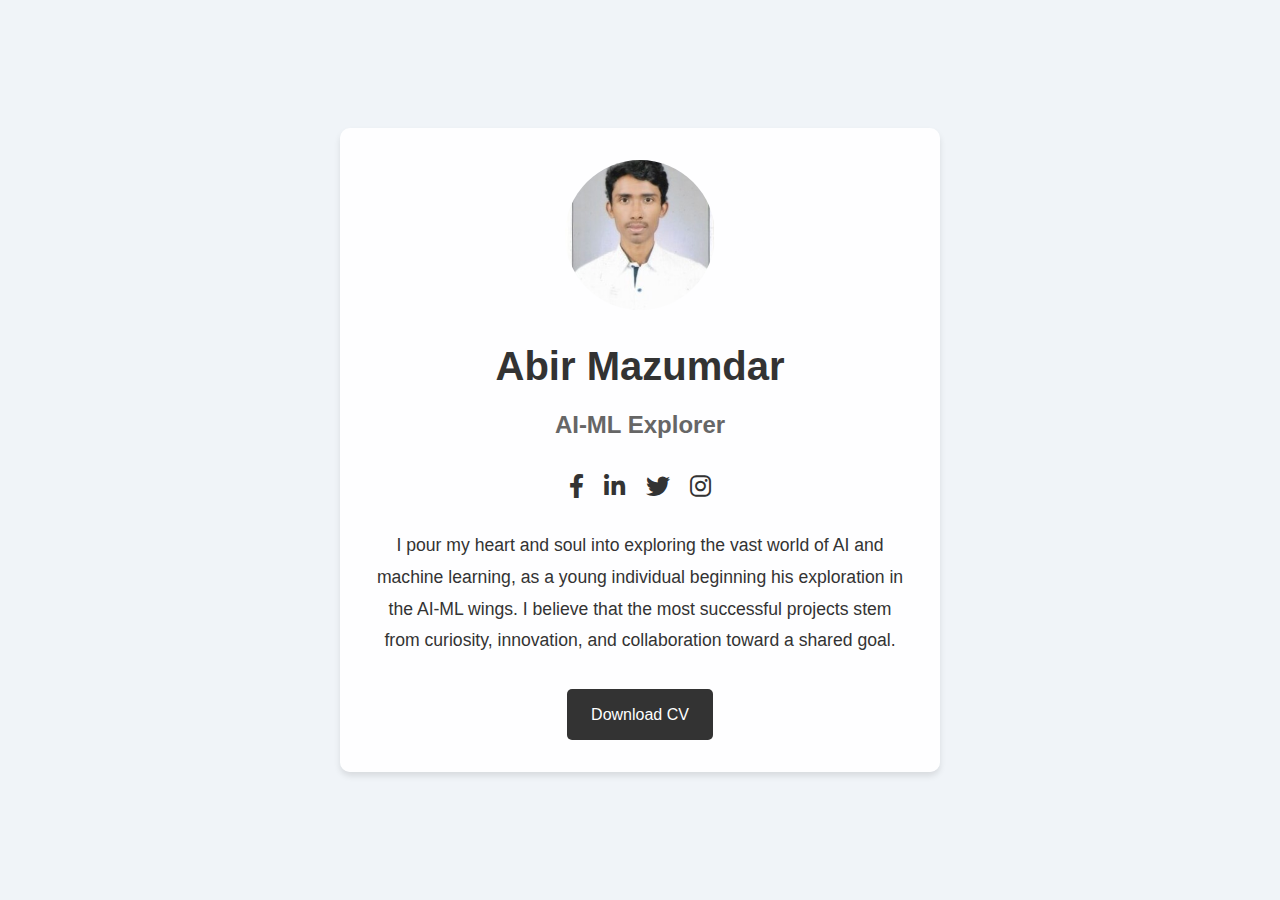
<file: Sample_Portfolio/index.html>
<!DOCTYPE html>
<html lang="en">
<head>
    <meta charset="UTF-8">
    <meta name="viewport" content="width=device-width, initial-scale=1.0">
    <title>Abir Mazumdar - AI-ML Explorer</title>
    <link rel="stylesheet" href="styles.css">
    <link rel="stylesheet" href="https://cdnjs.cloudflare.com/ajax/libs/font-awesome/6.0.0-beta3/css/all.min.css">
</head>
<body>
    <div class="container">
        <div class="profile">
            <img src="PHOTO2.jpg" alt="Abir Mazumdar" class="profile-pic">
            <h1>Abir Mazumdar</h1>
            <h2>AI-ML Explorer</h2>
            <div class="social-links">
                <a href="#" aria-label="Facebook"><i class="fab fa-facebook-f"></i></a>
                <a href="#" aria-label="LinkedIn"><i class="fab fa-linkedin-in"></i></a>
                <a href="#" aria-label="Twitter"><i class="fab fa-twitter"></i></a>
                <a href="#" aria-label="Instagram"><i class="fab fa-instagram"></i></a>
            </div>
            <p class="bio">
                I pour my heart and soul into exploring the vast world of AI and machine learning, 
                as a young individual beginning his exploration in the AI-ML wings. I believe that 
                the most successful projects stem from curiosity, innovation, and collaboration 
                toward a shared goal.
            </p>
            <a href="#" class="cv-button" aria-label="Download CV">Download CV</a>
        </div>
    </div>
    <script src="script.js"></script>
</body>
</html>
</file>
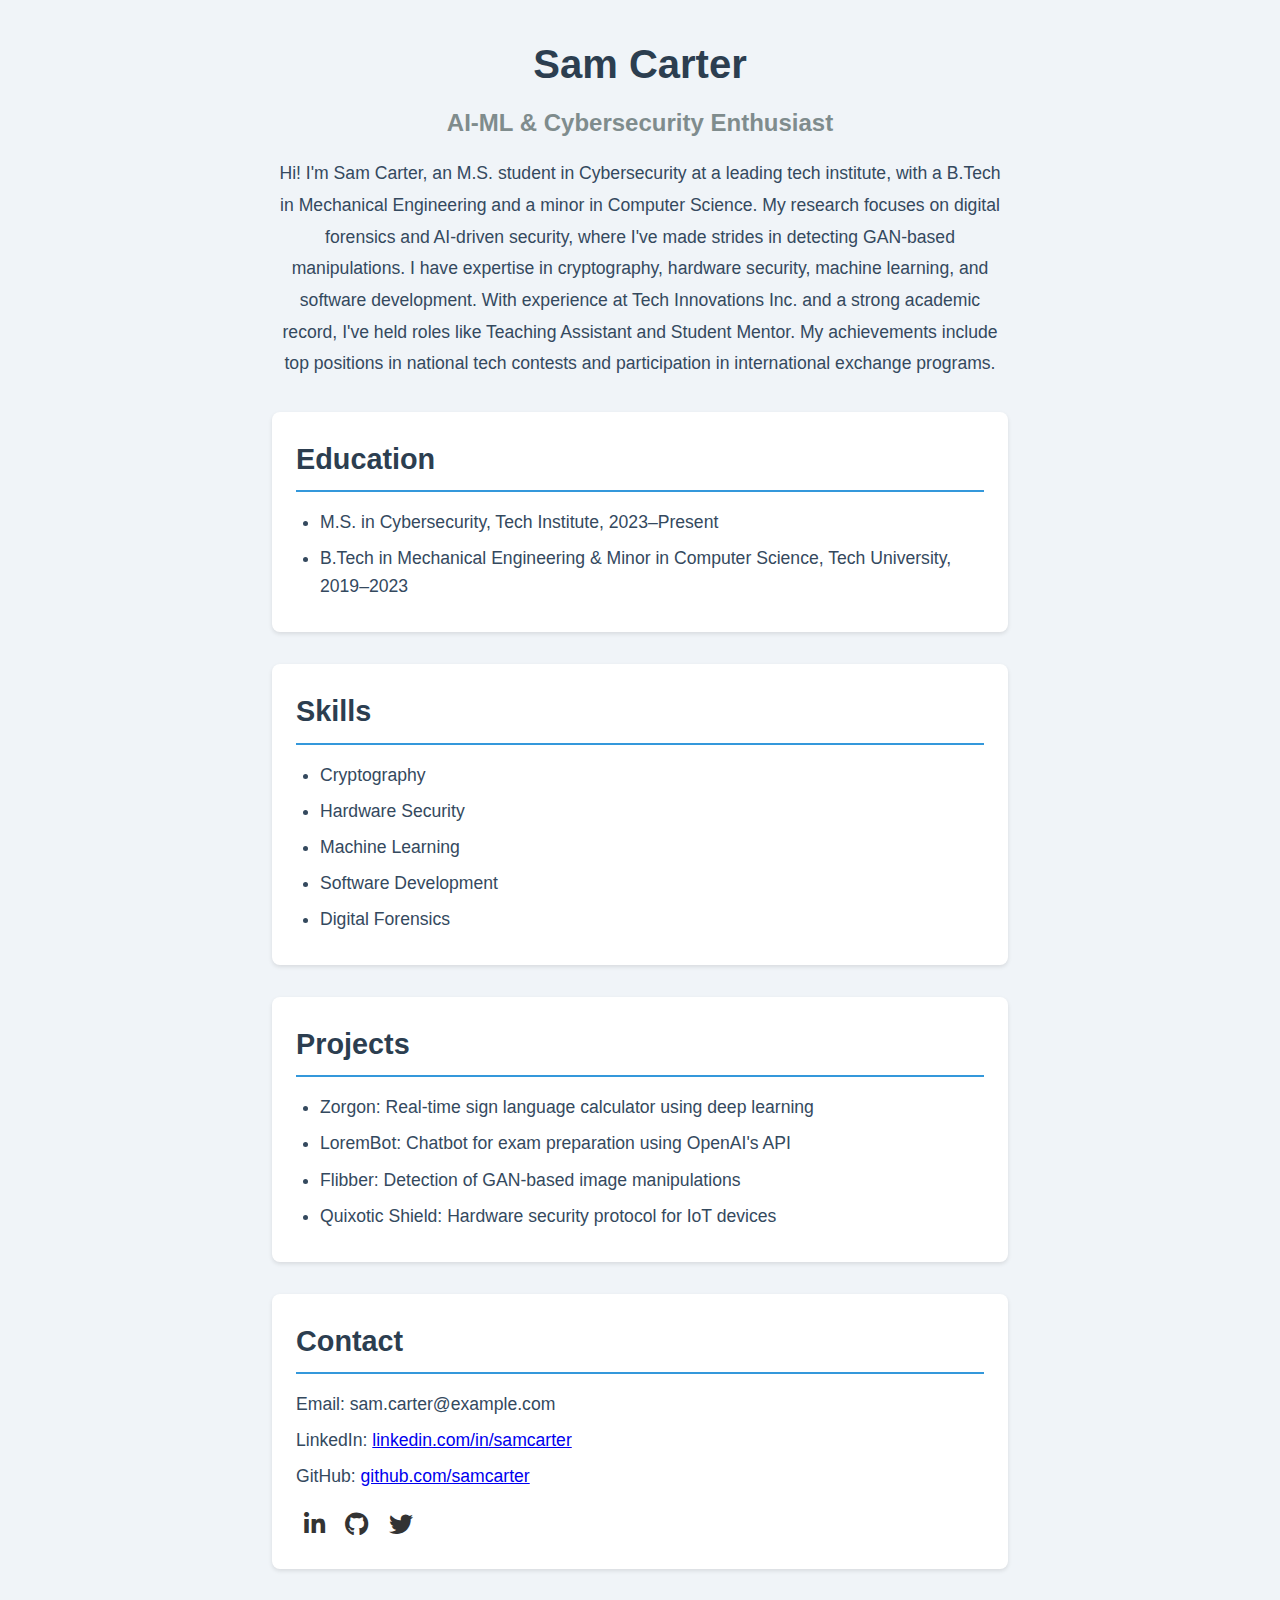
<file: Section-Wise-Slab Template/index.html>
<!DOCTYPE html>
<html lang="en">
<head>
    <meta charset="UTF-8">
    <meta name="viewport" content="width=device-width, initial-scale=1.0">
    <title>Sam Carter - AI-ML & Cybersecurity Portfolio</title>
    <link rel="stylesheet" href="styles.css">
    <link rel="stylesheet" href="https://cdnjs.cloudflare.com/ajax/libs/font-awesome/6.0.0-beta3/css/all.min.css">
</head>
<body>
    <div class="container">
        <header>
            <h1>Sam Carter</h1>
            <h2>AI-ML & Cybersecurity Enthusiast</h2>
            <p class="bio">
                Hi! I'm Sam Carter, an M.S. student in Cybersecurity at a leading tech institute, with a B.Tech in Mechanical Engineering and a minor in Computer Science. My research focuses on digital forensics and AI-driven security, where I've made strides in detecting GAN-based manipulations. I have expertise in cryptography, hardware security, machine learning, and software development. With experience at Tech Innovations Inc. and a strong academic record, I've held roles like Teaching Assistant and Student Mentor. My achievements include top positions in national tech contests and participation in international exchange programs.
            </p>
        </header>

        <section class="education">
            <h3>Education</h3>
            <ul>
                <li>M.S. in Cybersecurity, Tech Institute, 2023–Present</li>
                <li>B.Tech in Mechanical Engineering & Minor in Computer Science, Tech University, 2019–2023</li>
            </ul>
        </section>

        <section class="skills">
            <h3>Skills</h3>
            <ul>
                <li>Cryptography</li>
                <li>Hardware Security</li>
                <li>Machine Learning</li>
                <li>Software Development</li>
                <li>Digital Forensics</li>
            </ul>
        </section>

        <section class="projects">
            <h3>Projects</h3>
            <ul>
                <li>Zorgon: Real-time sign language calculator using deep learning</li>
                <li>LoremBot: Chatbot for exam preparation using OpenAI's API</li>
                <li>Flibber: Detection of GAN-based image manipulations</li>
                <li>Quixotic Shield: Hardware security protocol for IoT devices</li>
            </ul>
        </section>

        <section class="contact">
            <h3>Contact</h3>
            <p>Email: sam.carter@example.com</p>
            <p>LinkedIn: <a href="https://linkedin.com/in/samcarter" target="_blank">linkedin.com/in/samcarter</a></p>
            <p>GitHub: <a href="https://github.com/samcarter" target="_blank">github.com/samcarter</a></p>
            <div class="social-links">
                <a href="#" aria-label="LinkedIn"><i class="fab fa-linkedin-in"></i></a>
                <a href="#" aria-label="GitHub"><i class="fab fa-github"></i></a>
                <a href="#" aria-label="Twitter"><i class="fab fa-twitter"></i></a>
            </div>
        </section>
    </div>
    <script src="script.js"></script>
</body>
</html>
</file>
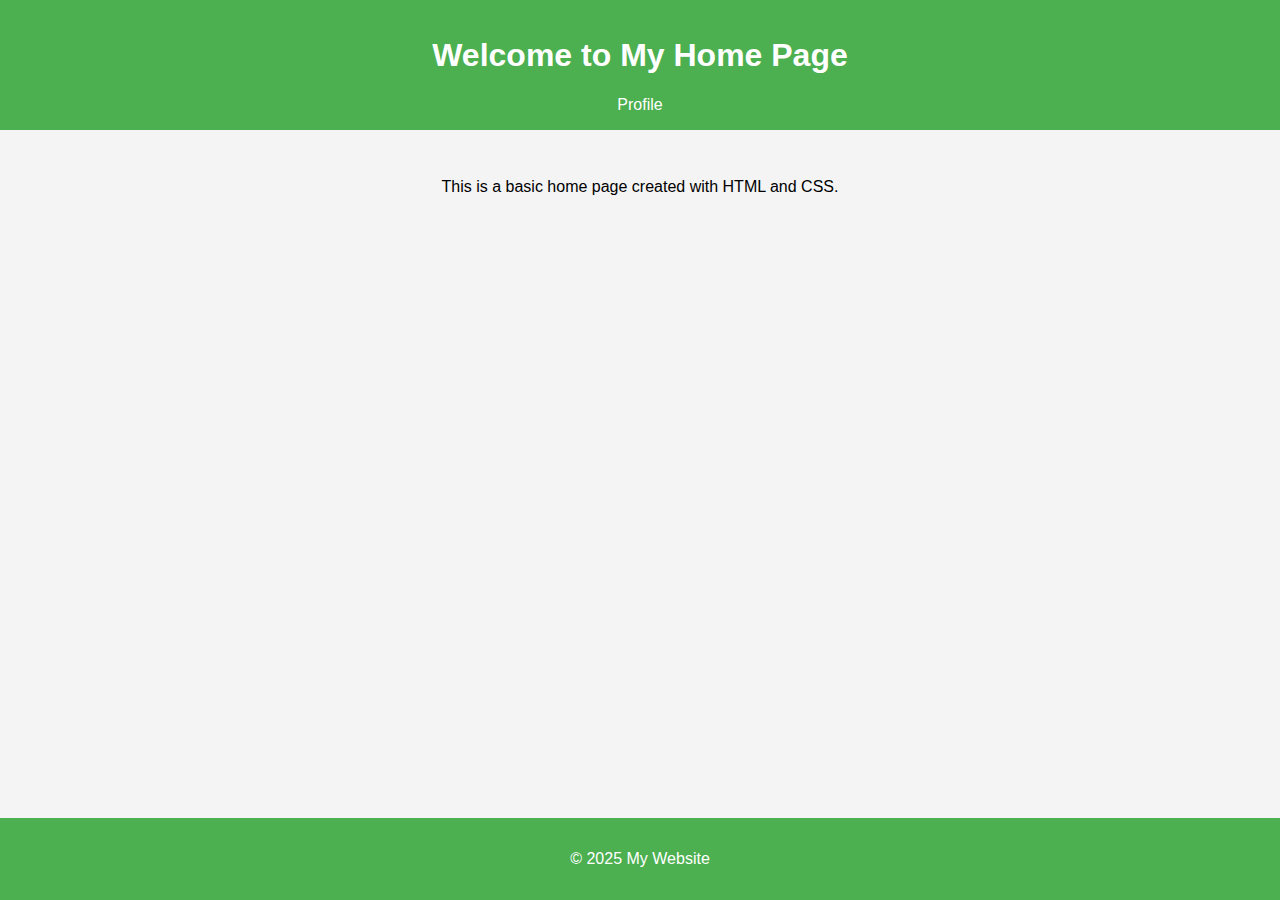
<file: home.html>
<!DOCTYPE html>
<html lang="en">
<head>
    <meta charset="UTF-8">
    <meta name="viewport" content="width=device-width, initial-scale=1.0">
    <title>Home Page</title>
    <style>
        body {
            font-family: Arial, sans-serif;
            margin: 0;
            padding: 0;
            background-color: #f4f4f4;
        }
        header {
            background-color: #4CAF50;
            color: white;
            padding: 1em 0;
            text-align: center;
        }
        main {
            padding: 2em;
            text-align: center;
        }
        footer {
            background-color: #4CAF50;
            color: white;
            text-align: center;
            padding: 1em 0;
            position: fixed;
            width: 100%;
            bottom: 0;
        }
    </style>
</head>
<body>
    <header>
        <h1>Welcome to My Home Page</h1>
        <nav>
            <a href="profile.html" style="color: white; text-decoration: none; margin: 0 15px;">Profile</a>
        </nav>
    </header>
    <main>
        <p>This is a basic home page created with HTML and CSS.</p>
    </main>
    <footer>
        <p>&copy; 2025 My Website</p>
    </footer>
</body>
</html>
</file>
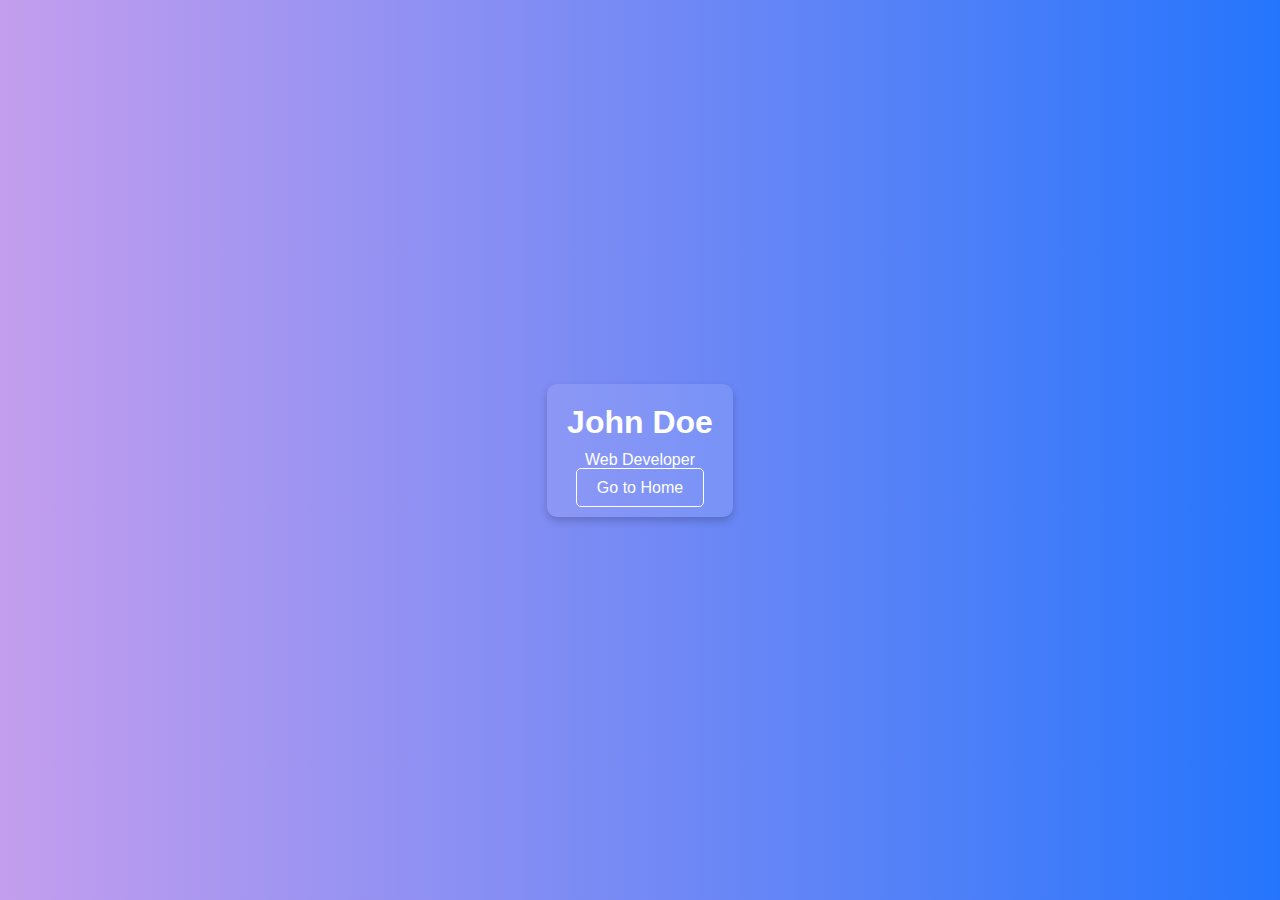
<file: profile.html>
<!DOCTYPE html>
<html lang="en">
<head>
    <meta charset="UTF-8">
    <meta name="viewport" content="width=device-width, initial-scale=1.0">
    <title>Profile</title>
    <style>
        body {
            font-family: Arial, sans-serif;
            margin: 0;
            padding: 0;
            background: linear-gradient(to right, #c49eee, #2575fc);
            color: white;
            display: flex;
            justify-content: center;
            align-items: center;
            height: 100vh;
        }
        .profile-container {
            background: rgba(255, 255, 255, 0.1);
            padding: 20px;
            border-radius: 10px;
            text-align: center;
            box-shadow: 0 4px 8px rgba(0, 0, 0, 0.2);
        }
        .profile-container h1 {
            margin: 0;
            font-size: 2em;
        }
        .profile-container p {
            margin: 10px 0;
        }
        .profile-container a {
            color: #ffffff;
            text-decoration: none;
            border: 1px solid #ffffff;
            padding: 10px 20px;
            border-radius: 5px;
            transition: background 0.3s, color 0.3s;
        }
        .profile-container a:hover {
            background: #ffffff;
            color: #2575fc;
        }
    </style>
</head>
<body>
    <div class="profile-container">
        <h1>John Doe</h1>
        <p>Web Developer</p>
        <a href="home.html">Go to Home</a>
    </div>
</body>
</html>
</file>
<file: Sample_Portfolio/styles.css>
* {
    margin: 0;
    padding: 0;
    box-sizing: border-box;
}

body {
    font-family: 'Arial', sans-serif;
    line-height: 1.6;
    color: #333;
    /* Remove static gradient here—JavaScript will handle it */
    background: #f0f4f8; /* Fallback light blue */
}

.container {
    min-height: 100vh;
    display: flex;
    justify-content: center;
    align-items: center;
}

.profile {
    text-align: center;
    padding: 2rem;
    background: rgba(255, 255, 255, 0.9);
    border-radius: 10px;
    box-shadow: 0 4px 6px rgba(0, 0, 0, 0.1);
    max-width: 600px;
    width: 90%;
}

.profile-pic {
    width: 150px;
    height: 150px;
    border-radius: 50%;
    object-fit: cover;
    margin-bottom: 1rem;
}

h1 {
    font-size: 2.5rem;
    margin-bottom: 0.5rem;
}

h2 {
    font-size: 1.5rem;
    color: #666;
    margin-bottom: 1rem;
}

.social-links {
    margin: 1.5rem 0;
}

.social-links a {
    display: inline-block;
    margin: 0 0.5rem;
    font-size: 1.5rem;
    color: #333;
    transition: color 0.3s ease, transform 0.3s ease;
}

.social-links a:hover {
    color: #007bff;
    transform: scale(1.2);
}

.bio {
    font-size: 1.1rem;
    margin-bottom: 2rem;
    line-height: 1.8;
}

.cv-button {
    display: inline-block;
    padding: 0.8rem 1.5rem;
    background-color: #333;
    color: white;
    text-decoration: none;
    border-radius: 5px;
    transition: background-color 0.3s ease, transform 0.3s ease;
}

.cv-button:hover {
    background-color: #007bff;
    transform: translateY(-2px);
}

/* Responsive Design */
@media (max-width: 480px) {
    .profile {
        padding: 1rem;
    }

    h1 {
        font-size: 2rem;
    }

    h2 {
        font-size: 1.2rem;
    }

    .profile-pic {
        width: 120px;
        height: 120px;
    }
}
</file>
<file: Section-Wise-Slab Template/styles.css>
* {
    margin: 0;
    padding: 0;
    box-sizing: border-box;
}

body {
    font-family: 'Arial', sans-serif;
    line-height: 1.6;
    color: #333;
    background-color: #f0f4f8;
}

.container {
    max-width: 800px;
    margin: 0 auto;
    padding: 2rem;
}

header {
    text-align: center;
    margin-bottom: 2rem;
}

h1 {
    font-size: 2.5rem;
    color: #2c3e50;
    margin-bottom: 0.5rem;
}

h2 {
    font-size: 1.5rem;
    color: #7f8c8d;
    margin-bottom: 1rem;
}

.bio {
    font-size: 1.1rem;
    margin-bottom: 1.5rem;
    line-height: 1.8;
    color: #34495e;
}

section {
    margin-bottom: 2rem;
    background: #fff;
    padding: 1.5rem;
    border-radius: 8px;
    box-shadow: 0 2px 4px rgba(0, 0, 0, 0.1);
}

h3 {
    font-size: 1.8rem;
    color: #2c3e50;
    margin-bottom: 1rem;
    border-bottom: 2px solid #3498db;
    padding-bottom: 0.5rem;
}

ul {
    list-style-type: disc;
    padding-left: 1.5rem;
}

li {
    margin-bottom: 0.5rem;
    font-size: 1.1rem;
    color: #34495e;
}

.contact p {
    margin-bottom: 0.5rem;
    font-size: 1.1rem;
    color: #34495e;
}

.social-links {
    margin-top: 1rem;
}

.social-links a {
    display: inline-block;
    margin: 0 0.5rem;
    font-size: 1.5rem;
    color: #333;
    transition: color 0.3s ease, transform 0.3s ease;
}

.social-links a:hover {
    color: #3498db;
    transform: scale(1.2);
}

/* Responsive Design */
@media (max-width: 600px) {
    .container {
        padding: 1rem;
    }

    h1 {
        font-size: 2rem;
    }

    h2 {
        font-size: 1.2rem;
    }

    h3 {
        font-size: 1.5rem;
    }

    .bio, li, .contact p {
        font-size: 1rem;
    }
}
</file>
